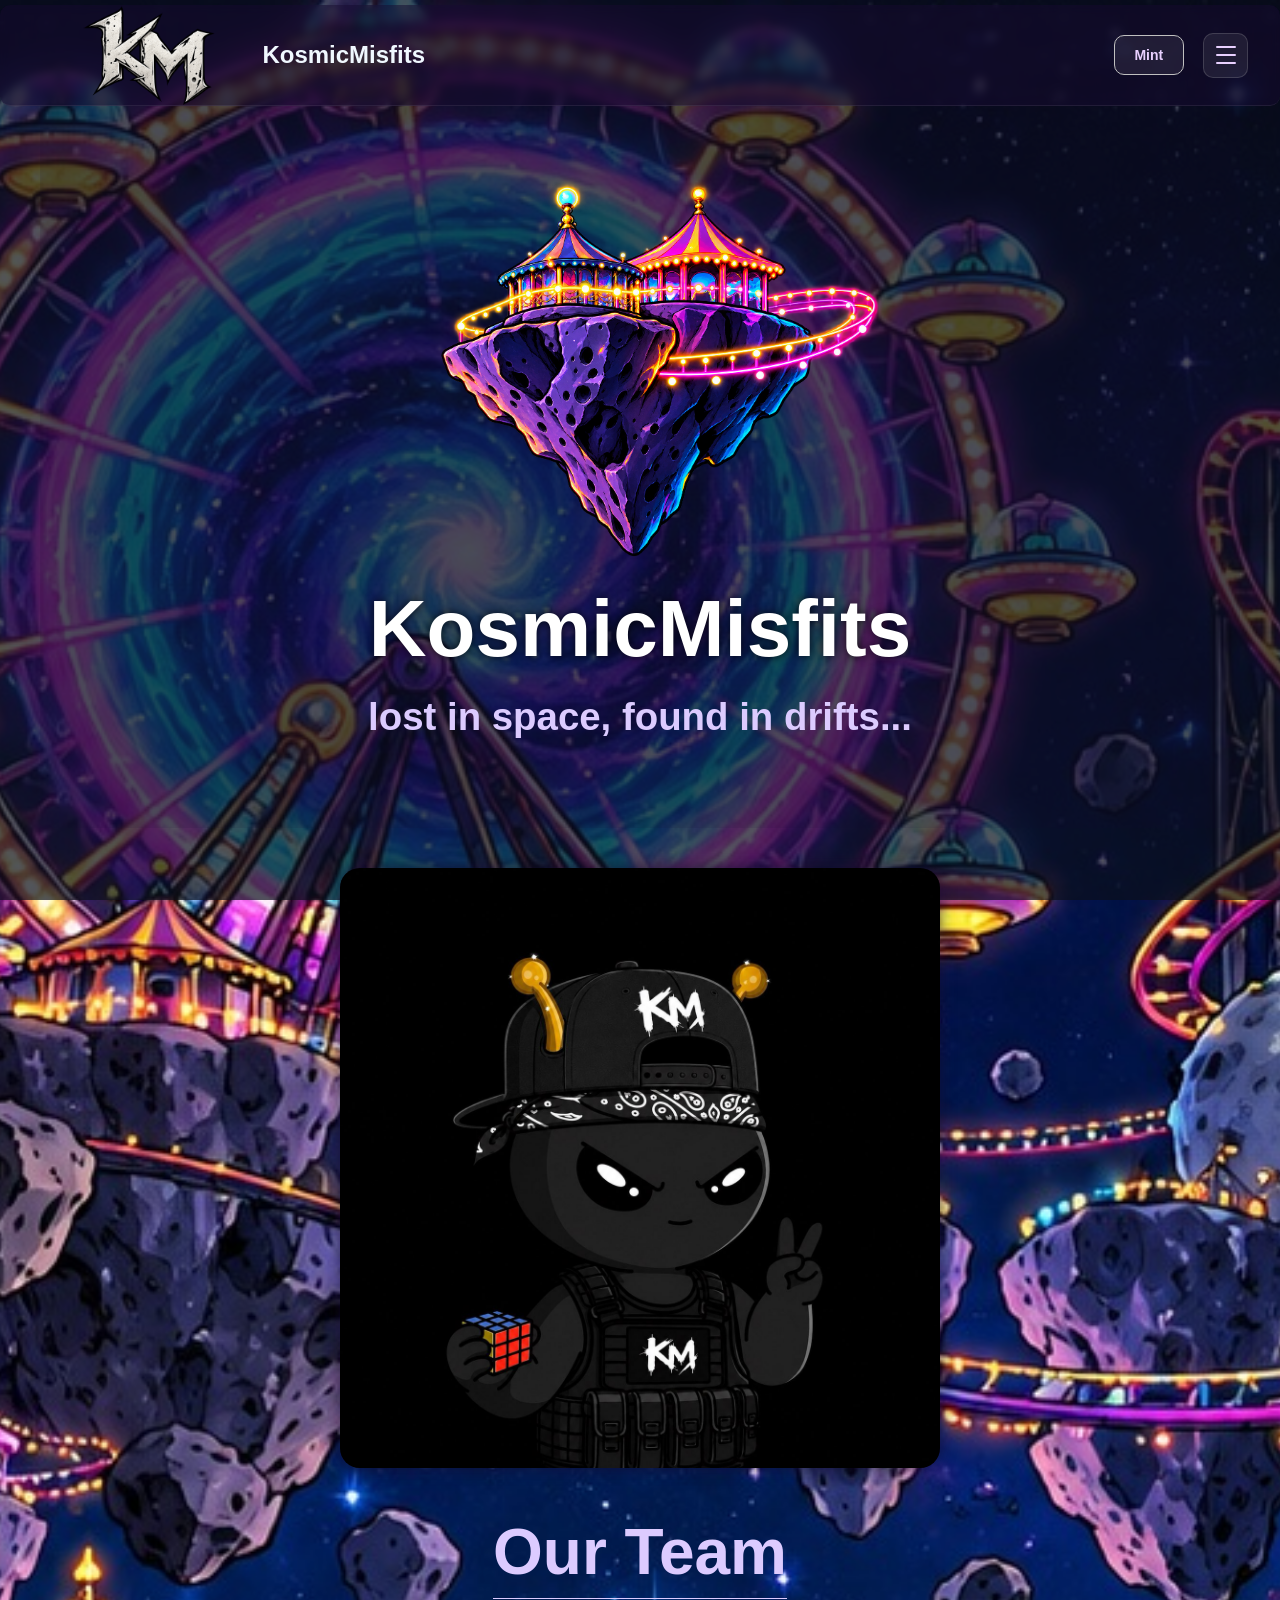
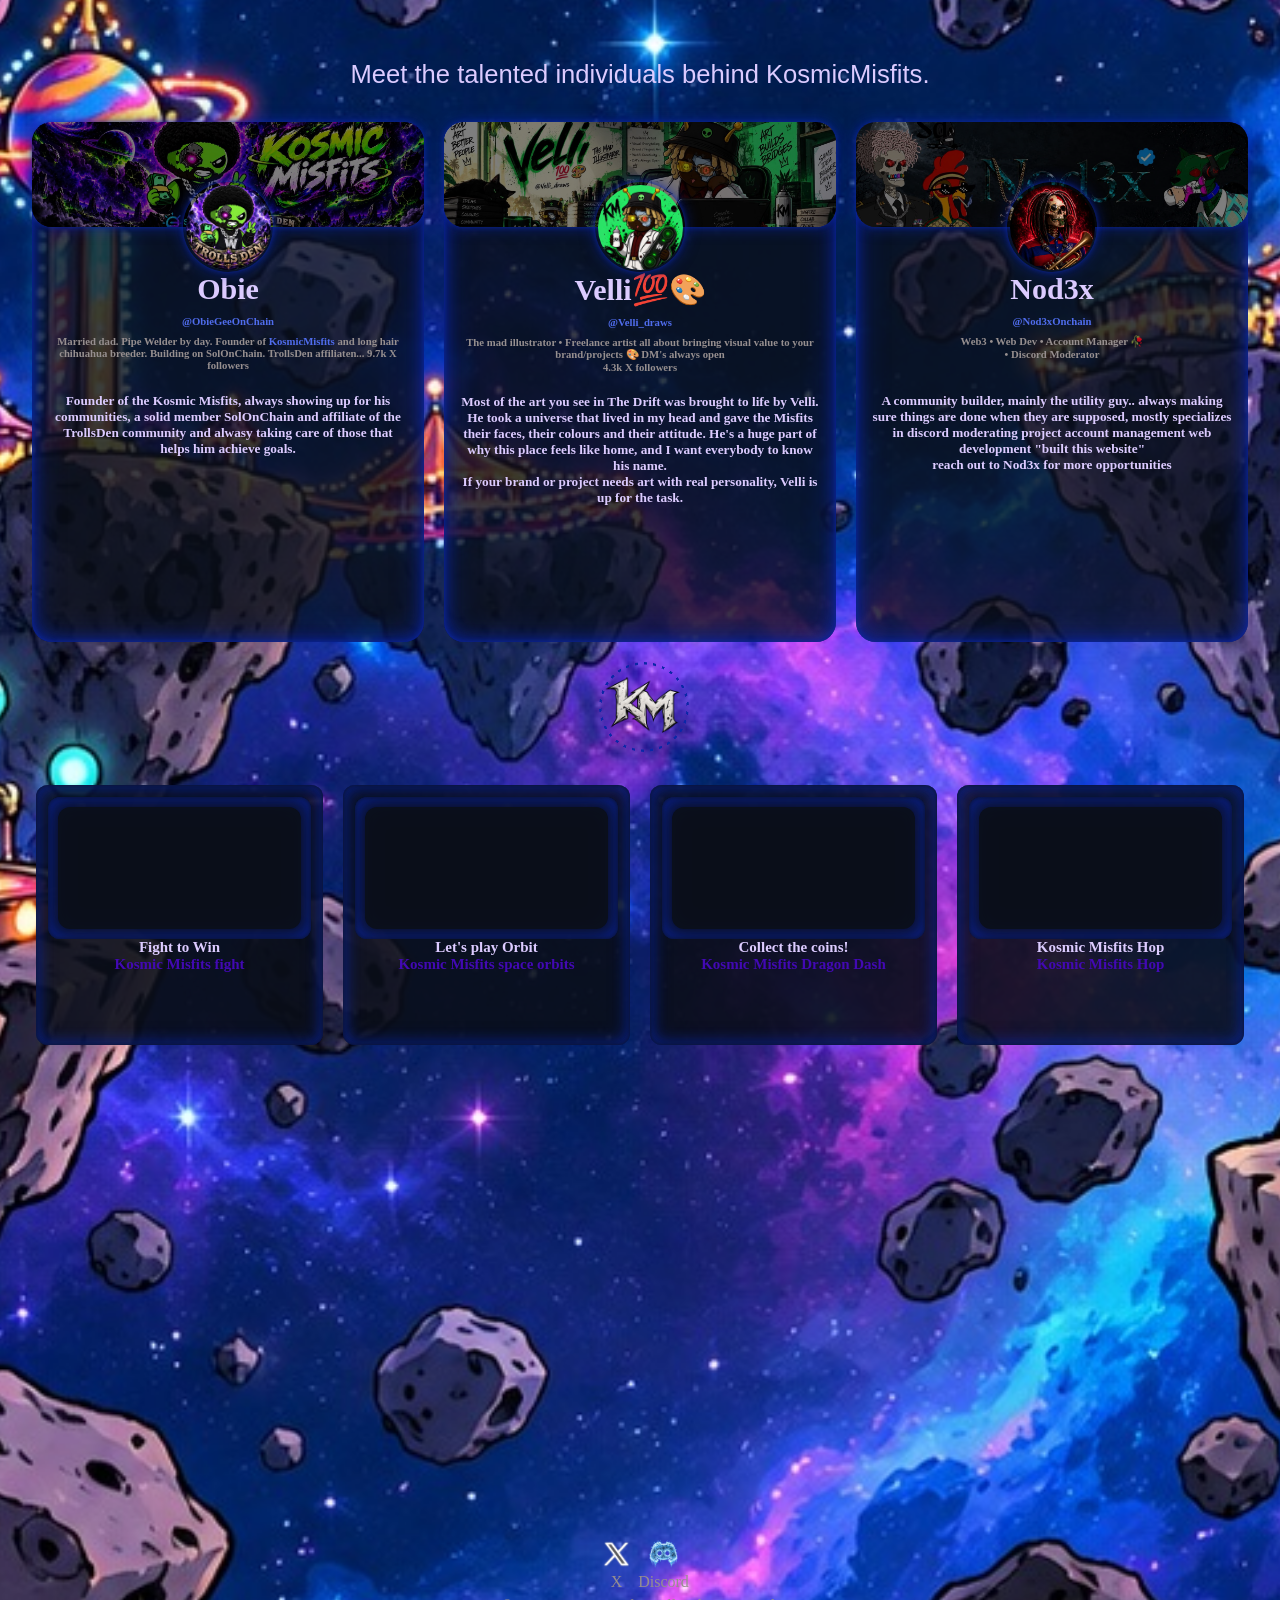
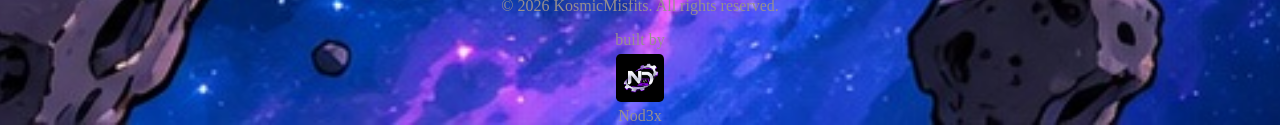
<file: index.html>
<!DOCTYPE html>
<html lang="en">
<head>
    <meta charset="UTF-8">
    <meta name="viewport" content="width=device-width, initial-scale=1.0">

    <title>KosmicMisfits | Lost in Space, Found in Drifts</title>

    <meta name="description" content="Enter the Kosmic Misfits universe. Explore the characters, discover the lore, meet the team and experience the ecosystem.">

    <meta name="author" content="Kosmic Misfits">
    <meta name="robots" content="index, follow">
    <meta name="theme-color" content="#0B0F1A">

    <link rel="canonical" href="https://kosmicmisfits.com/">

    <meta property="og:type" content="website">
    <meta property="og:site_name" content="Kosmic Misfits">
    <meta property="og:title" content="KosmicMisfits | Lost in Space, Found in Drifts">
    <meta property="og:description" content="Enter the Kosmic Misfits universe. Explore the characters, discover the lore, meet the team and experience the ecosystem.">
    <meta property="og:url" content="https://Kosmicmisfits.com/">
    <meta property="og:image" content="https://Kosmicmisfits.com/images/KosmicMisfitsDisplayBanner.jpg">
    <meta property="og:image:width" content="1200">
    <meta property="og:image:height" content="630">
    <meta property="og:image:alt" content="Kosmic Misfits official website banner">

    <meta name="twitter:card" content="summary_large_image">
    <meta name="twitter:title" content="KosmicMisfits | Lost in Space, Found in Drifts">
    <meta name="twitter:description" content="Enter the Kosmic Misfits universe. Explore the characters, discover the lore and experience the ecosystem.">
    <meta name="twitter:image" content="https://kosmicmisfits.com/images/KosmicMisfitsDisplayBanner.jpg">

    <link rel="stylesheet" href="style.css">
    <script src="script.js" defer></script>
</head>

<body id="body"><div id="preloader">
  <div class="loader-content">
    <h1 id="loadPercentage">0%</h1>
    <div class="loader-bar">
      <div id="loaderProgress"></div>
    </div>
    <p>INITIALIZING..</p>
  </div>
  
</div>
    <div class="background-layer" id="backgroundOne"></div>
    <div class="background-layer" id="backgroundTwo"></div>

<header class="siteheader">
    <section class="left-header">
        <a class="logo" href="index.html" aria-label="KosmicMisfits home">
            Kosmic Logo
        </a>
        <h1>KosmicMisfits</h1>
    </section>

    <section class="right-header">
        <section class="mintNav">
            <button class="mintButton" 

            id="mintButton"
            type="button"
            aria-label="mint-info"
            aria-controls="mintPanel"
            aria-expanded="false"
            aria-label="MInt link or Info"
            onclick="toggleMint()"
            type="button">
                <span class="mint-bar"></span>
                <h1 class="mint-bars">Mint</h1>
                <span class="mint-barh"></span>
            </button>
        </section>

        <section class="menu">
            <button
                class="Menu"
                id="bars"
                type="button"
                onclick="toggleMenu()"
                aria-label="Toggle navigation menu"
                aria-controls="menuPanel"
                aria-expanded="false">

                <span class="bar"></span>
                <span class="bar"></span>
                <span class="bar"></span>
            </button>
        </section>
    </section>
</header>
<section class="main_body"> 
    <div class="intro_animations">
    <div class="floating_building"> 
        <img src="images/floating_building.png" 
        alt="floating_building" 
        class="floating_image">
    </div></div>
    <div class="main_intro"><h1 class="CW">KosmicMisfits
</h1>
    <h2>lost in space, found in drifts...</h2></div>
</section>
<section class="NFT_display" id="NFT_display">
    <div class="NFT_display1" id="NFT_display1"></div>
    <div class="NFT_display2" id="NFT_display2"></div>
    <div class="NFT_display3" id="NFT_display3"></div>
    <div class="NFT_display4" id="NFT_display4"></div>
    <div class="NFT_display5" id="NFT_display5"></div>
    <div class="NFT_display6" id="NFT_display6"></div>
    <div class="NFT_display7" id="NFT_display7"></div>sed 
</section>
<section class="team">
     <h2>Our Team</h2></br>
        <p>Meet the talented individuals behind KosmicMisfits.</p>
<section class="Team">
    <section class="teamhighlight" id="project">
    
        <div class="overhead">
            <div class="teamhighlight-content-header" id="teamBanner">
        </div>
        <div class="ring" ><div class="pfp"></div></div>
        </div>
            <h1 id="teamName">
            Obie
        </h1>
        <a href="https://x.com/ObieGeeOnChain?s=11"><h6 id="teamUsername">@ObieGeeOnChain</a>
            <h6>Married dad. Pipe Welder by day. Founder of <a href="https://x.com/KosmicMisfits?s=11">KosmicMisfits</a> and long hair chihuahua breeder. Building on SolOnChain. TrollsDen affiliaten... 9.7k X followers</h6>
            <p>
                <h5>
                    Founder of the Kosmic Misfits, always showing up for his communities, a solid member SolOnChain and affiliate of the TrollsDen community and alwasy taking care of those that helps him achieve goals.
                </h5></p>
        <div id="users"></div>
</section>
<section class="teamhighlight" id="project">
    <div class="overhead">
            <div class="teamhighlight-content-header" id="teamBanner">
        </div>
        <div class="ring" ><div class="pfp"></div></div>
        </div>
        <h1 id="teamName">
            Velli💯🎨
            </h1>
            <a href="https://x.com/velli_draws?s=11"><h6 id="teamUsername">@Velli_draws</a>
            <h6>The mad illustrator • Freelance artist all about bringing visual value to your brand/projects 🎨 DM's always open </br> 4.3k X followers</h6>
            <p><h5>Most of the art you see in The Drift was brought to life by Velli.
                 He took a universe that lived in my head and gave the Misfits their faces,
                  their colours and their attitude. He's a huge part of why this place feels like home,
                   and I want everybody to know his name. </br>If your brand or project needs art with real personality,
                    Velli is up for the task.</h5></p>
            <div id="users"></div>
        
</section>
<section class="teamhighlight" id="project">
    <div class="overhead">
            <div class="teamhighlight-content-header" id="teamBanner">
        </div>
        <div class="ring" ><div class="pfp"></div></div>
        </div>
        <h1 id="teamName">
            Nod3x
        </h1>
        <a href="https://x.com/Nod3xOnChain?s=11"><h6 id="teamUsername">@Nod3xOnchain</a>
        <h6>Web3 • Web Dev • Account Manager 🥀 </br>• Discord Moderator</h6>
        <p>
            <h5>
                A community builder, mainly the utility guy.. always making sure things are done when they are supposed, mostly specializes in discord moderating project account management web development "built this website" <br>
                reach out to Nod3x for more opportunities 
            </h5>
        </p>
</section>
</section>
</section>

<section class="team">

    <div class="profile-container">

        <div class="rotatingRIng"></div>

        <div class="pfp"></div>

    </div>

    <section class="lower">
        <div class="topCharacters">
    <div class="game-profile-display">
        <video class="video-display" autoplay muted loop playsinline>
            <source src="/images/fight-game.mp4" type="video/mp4">
        </video>
    </div>

    <h5>
        Fight to Win<br>
        <a href="https://proud-thistle-xn2c.here.now" target="_blank" rel="noopener noreferrer">
            Kosmic Misfits fight
        </a>
    </h5>
</div>
        <div class="topCharacters">
            <div class="game-profile-display">
                <video class="video-display" autoplay muted loop playsinline>
            <source src="/images/orbit.mp4" type="video/mp4">
        </video>
            </div>
            <h5>
                Let's play Orbit<br>
        <a href="https://centered-fjord-t3k7.here.now/" target="_blank" rel="noopener noreferrer">
            Kosmic Misfits space orbits
        </a>
            </h5>
        </div>
        
        <div class="topCharacters">
            <div class="game-profile-display">
                <video class="video-display" autoplay muted loop playsinline>
                    <source src="/images/Dragon_dash.mp4" type="video/mp4">
                </video>
            </div>
            <h5>
                Collect the coins!<br>
        <a href="https://patient-finch-bza4.here.now/" target="_blank" rel="noopener noreferrer">
            Kosmic Misfits Dragon Dash
        </a>
    </h5></div>
        <div class="topCharacters">
            <div class="game-profile-display">
                <video class="video-display" autoplay muted loop playsinline>
                    <source src="/images/KosmicHop.mp4" type="video/mp4">
                </video>
            </div><h5>Kosmic Misfits Hop<br>
            <a href="https://zingy-koan-628z.here.now/" target="_blank" rel="noopener noreferrer">
                Kosmic Misfits Hop
            </a>
        </h5></div>
    </section>

</section>
<section
    class="loreInfo"
    id="loreInfo"
    aria-label="Project lore"
    aria-hidden="true">
    <!--div class="loreInfo_header"><button
            class="nav"
            id="loreButton"
            type="button"
            onclick="infoDisplay()"
            aria-controls="loreInfo"
            aria-expanded="false">
            
            <span class="plus" aria-hidden="true"></span>
            <span class="pluss"></span>
        </button></div-->
        <h2 class="menuItems">LORE</h2>
    <h1 class="write-up">Kosmic Misfits wasn’t created because I wanted to make another NFT project.

It started because I finally built something that reflected how I’ve felt my whole life.

Like I never quite fit the mold.

The one who thought differently.
The black sheep.
The outcast.
The one who didn’t quite belong anywhere.

Then one day I stopped trying to fit into someone else’s world…

…and started building my own.

That’s how The Drift was born.

A place where being different isn’t something to hide.
It’s your greatest strength.

I’m intentionally leaving room for The Drift to grow because I don’t want to dictate every piece of its story on day one.

The people who discover Kosmic Misfits early won’t just watch it grow.

They’ll help shape what it becomes.

Because the best worlds aren’t built by one person.

They’re built by the Misfits who finally found where they belong.

Lost in Space. Found in the Drift.</h1>
</section>
<section class="menupanel" id="menuPanel" aria-label="Main navigation">

    <!--<div class="button-shelve">

        <div class="menu-options">
            <button
                class="nav"
                id="loreButton"
                type="button"
                onclick="infoDisplay()"
                aria-controls="loreInfo"
                aria-expanded="false">

                <span class="plus" aria-hidden="true"></span>
            </button>

            
        </div>

        <div class="menu-options">
            <button class="nav" id="aboutButton" type="button">
                <span class="plus" aria-hidden="true"></span>
            </button>
        </div>

        <div class="menu-options">
            <button class="nav" id="contactButton" type="button">
                <span class="plus" aria-hidden="true"></span>
            </button>
        </div>

    </div>-->
    <div class="button-labels">
        <a href="#loreInfo" class="JJJ">
    <h2>LORE</h2>
</a>
                <section class="jjj">
                    <a class="X" 
                        href="https://x.com/KosmicMisfits"
                        target="_blank"
                        rel="noopener noreferrer">
                        X (formerly Twitter)
                    </a>
                    
                    <a class="Discord" 
                    href="https://discord.gg/RdksUdJYy" 
                    target="_blank" 
                    rel="noopener noreferrer">
                    Discord
                </a>
        </section>
         <button
                class="JJJ"
                id="loreButton"
                type="button"
                onclick="aboutsection()"
                aria-controls="loreInfo"
                aria-expanded="false">
                <h2>ABOUT</h2>
            </button>  
    </div>
    <!--<div class="toggle-off">
        <button
        class="Menu active menu-close"
        id="closeMenu"
        type="button"
        onclick="toggleMenu()"
        aria-label="Close navigation menu">

        <span class="bar"></span>
        <span class="bar"></span>
        <span class="bar"></span>
    </button>
    </div>-->
</section>
<section class="mintPanel" id="mintPanel">
    <h1>mint info<br> --------------<br>
        Mint is not currently live !!<br>
        
        Coming soon to<br>
        <a href="https://solonchain.io/" target="_blank" rel="noopener noreferrer" aria-label="SolOnChain">

    <svg width="60" height="60" viewBox="0 0 400 400" xmlns="http://www.w3.org/2000/svg">

        <defs>
            <linearGradient id="solGradient" x1="0%" y1="0%" x2="100%" y2="100%">
                <stop offset="0%" stop-color="#35C5E9"/>
                <stop offset="48%" stop-color="#477DEB"/>
                <stop offset="100%" stop-color="#873BE5"/>
            </linearGradient>
        </defs>

        <rect width="400" height="400" rx="25" fill="#FFDA32"/>

        <g fill="none"
           stroke="url(#solGradient)"
           stroke-width="15"
           stroke-linecap="round"
           stroke-linejoin="round">

            <!-- Sun rays -->
<path d="M196 45 V78"/>
<path d="M101 77 L117 102"/>
<path d="M45 155 L72 163"/>
<path d="M44 248 L73 240"/>
<path d="M101 333 L119 310"/>
<path d="M196 329 V363"/>
<path d="M290 333 L274 310"/>
<path d="M350 248 L322 239"/>

            <!-- Main bulb outline -->
            <path d="
                M228 105
                C193 89 153 100 126 127
                C101 152 91 183 99 218
                C106 252 126 278 157 293
                C183 306 215 306 240 295
                C272 281 291 254 294 219
            "/>

            <!-- Chain link -->
            <path d="
                M247 126
                L287 84
                C305 65 330 68 349 88
                C369 108 365 132 347 150
                L309 185
                C291 202 265 194 247 175
                C230 157 230 143 247 126
            "/>

            <!-- Inner chain connection -->
            <path d="M269 140 L292 180"/>

            <!-- First chord -->
<path d="
    M111 235
    Q200 239 289 235
    L279 251
    Q200 255 121 251
    Z
" fill="url(#solGradient)" stroke="none"/>

<!-- Second chord -->
<path d="
    M124 260
    Q200 264 276 260
    L265 276
    Q200 280 135 276
    Z
" fill="url(#solGradient)" stroke="none"/>

<!-- Third curved chord -->
<path d="
    M151 285
    Q200 302 249 285
    Q226 307 200 307
    Q174 307 151 285
    Z
" fill="url(#solGradient)" stroke="none"/>

        </g>

    </svg><br>
    SolOnChain

</a>
    </h1>
</section>
<section class="footer">
    <ul>
        <li>
    <a class="X_" href="https://x.com/KosmicMisfits" target="_blank" rel="noopener noreferrer" aria-label="X">
        <img src="images/X.png" alt="X">
        <span>X</span>
    </a>
</li>

<li>
    <a class="Discord_" href="https://discord.gg/RdksUdJYy" target="_blank" rel="noopener noreferrer" aria-label="Discord">
        <img src="images/Discord.png" alt="Discord">
        <span>Discord</span>
    </a>
</li>
    </ul>
    <p>© 2026 KosmicMisfits. All rights reserved.</p>
    built by <div class="pfp"></div><a href="https://x.com/Nod3xOnChain?s=11" target="_blank" rel="noopener noreferrer">Nod3x</a> 
</section>
</body>
</html>
</file>
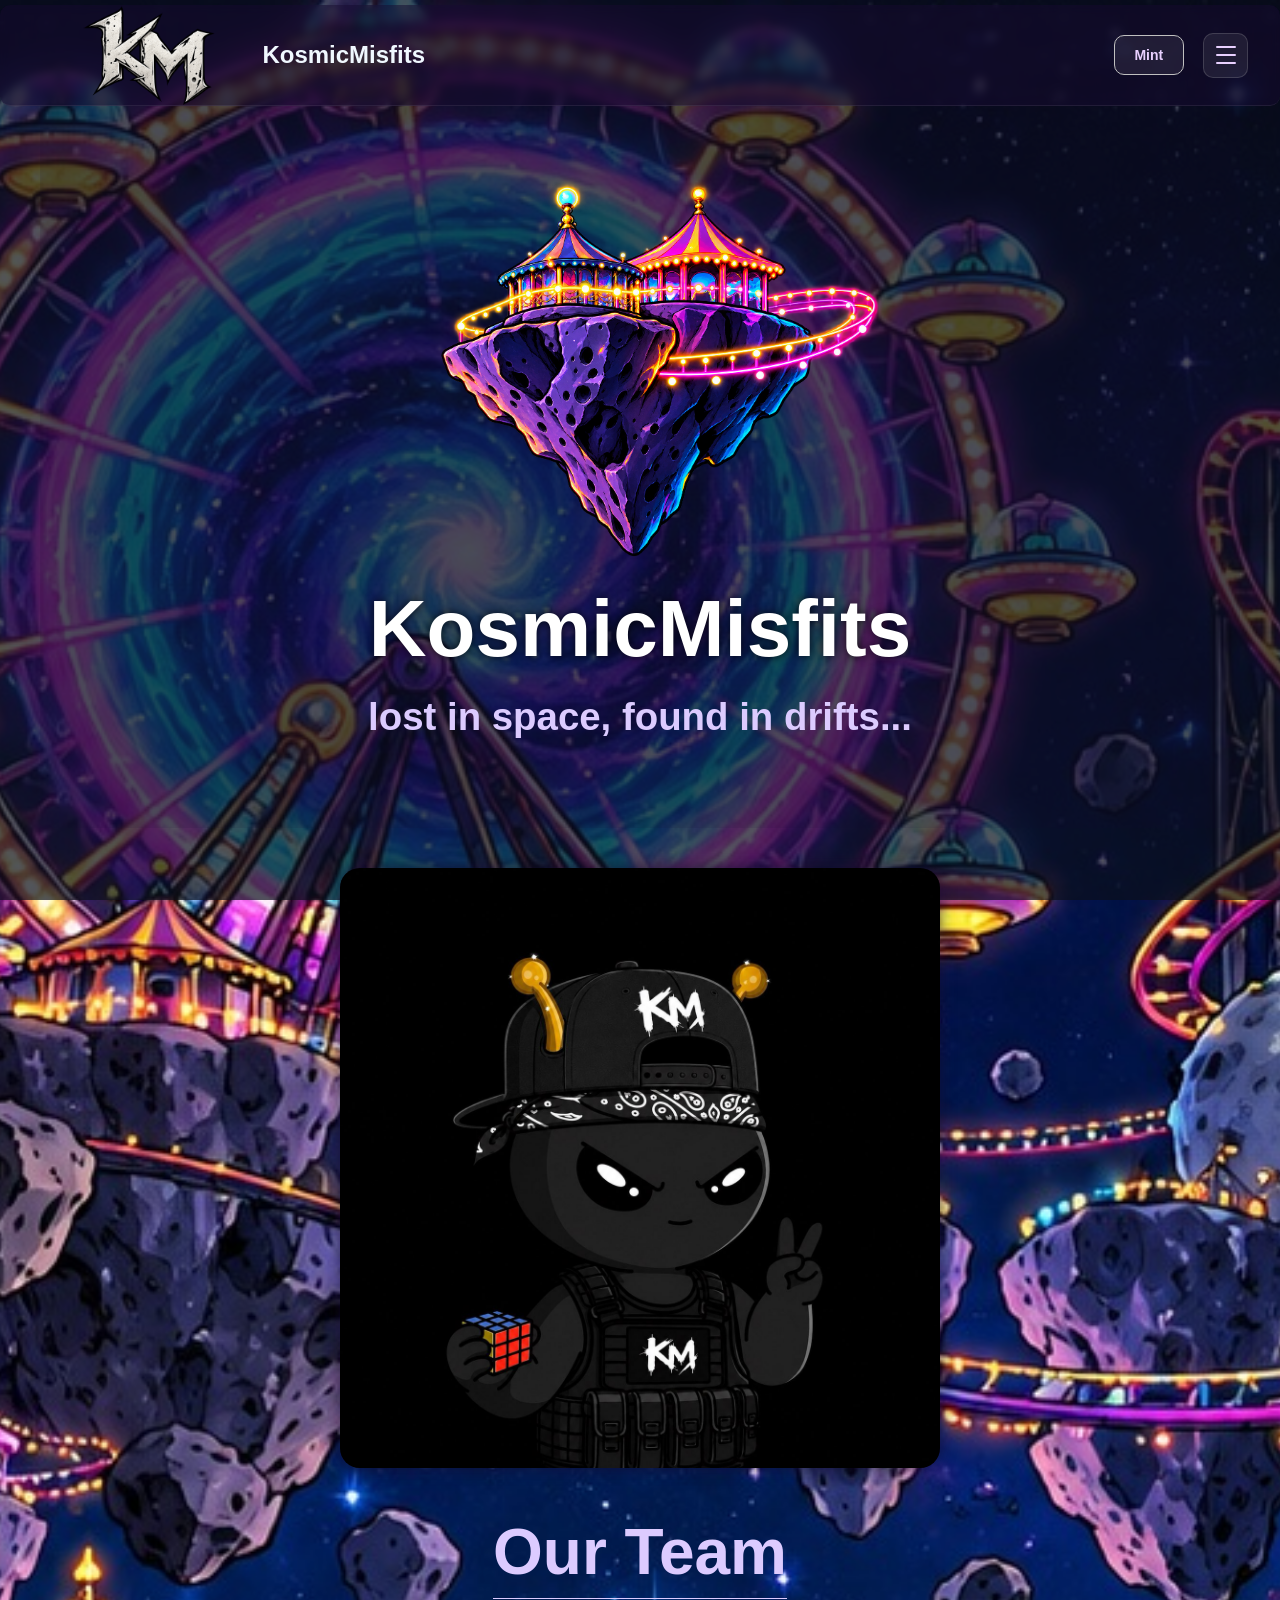
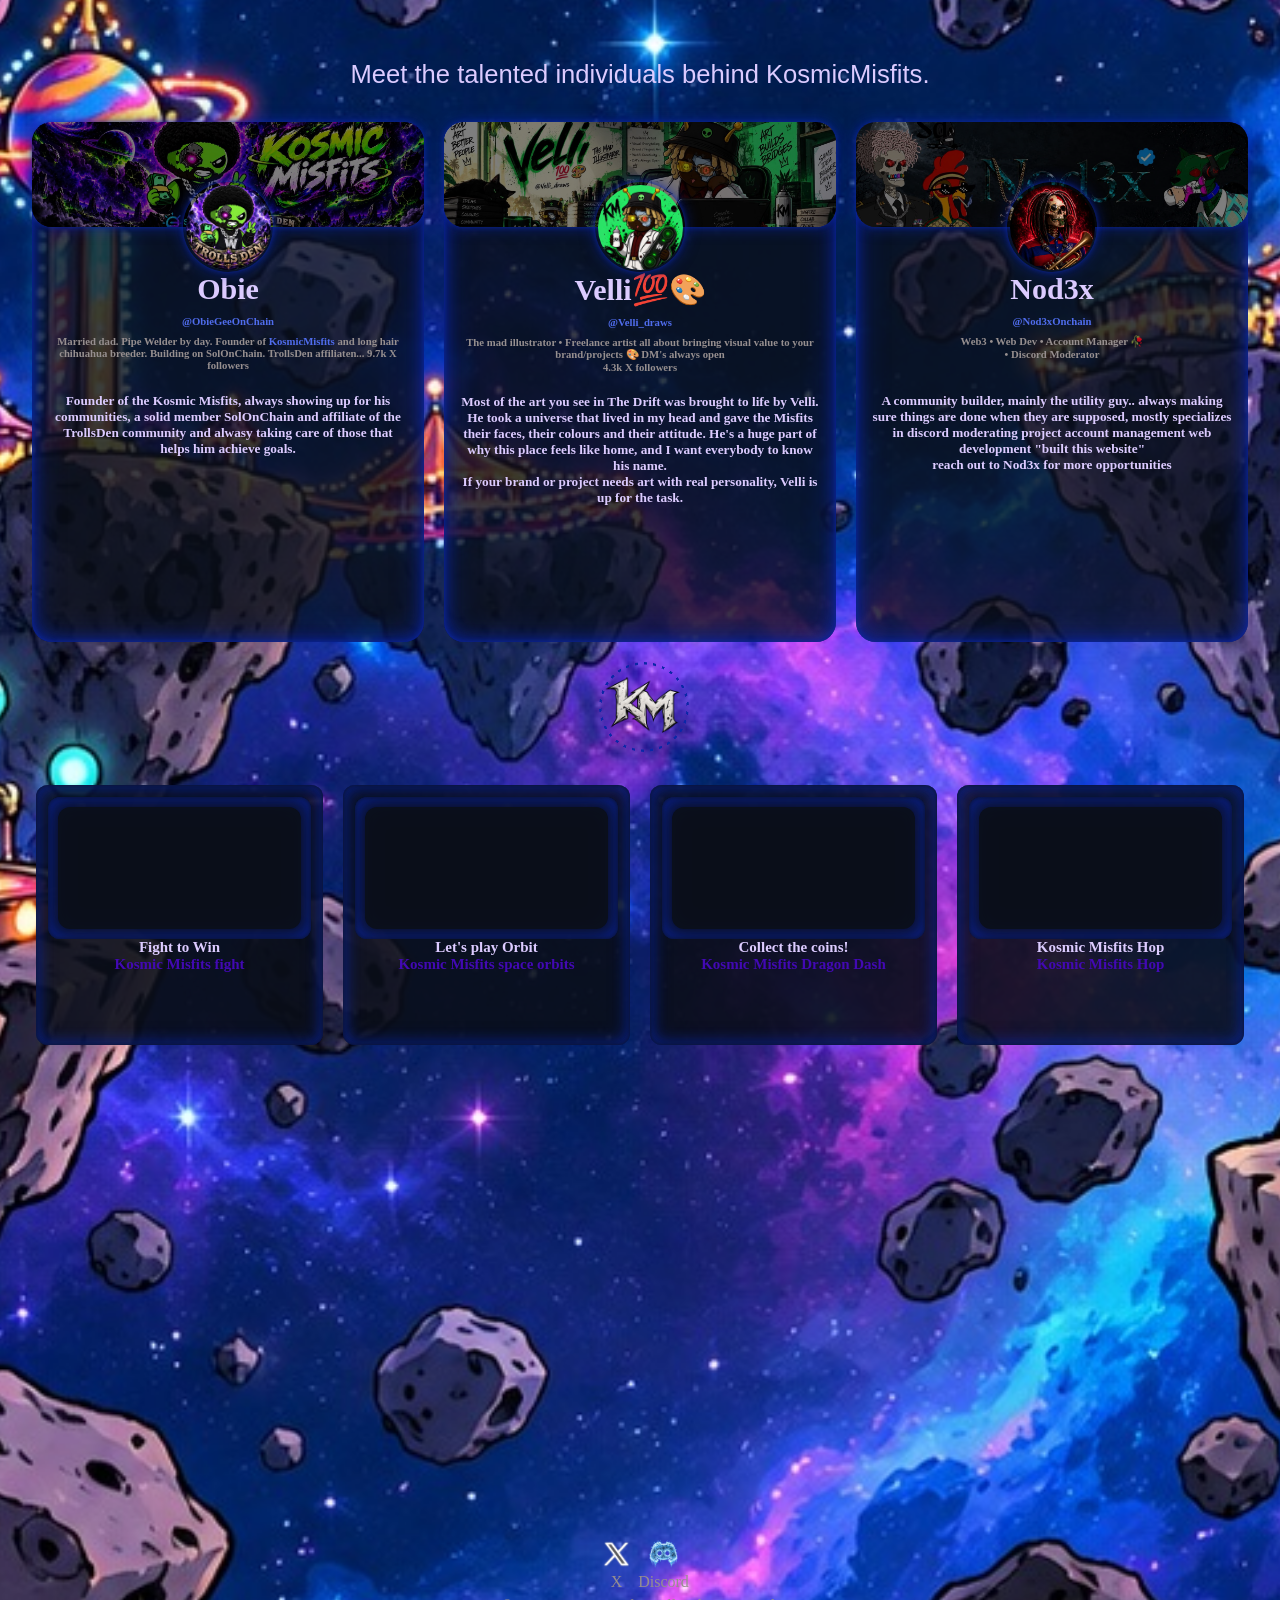
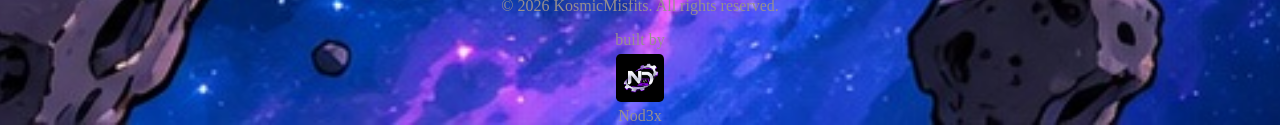
<file: Home.html>
<!DOCTYPE html>
<html lang="en">
<head>
    <meta charset="UTF-8">
    <meta name="viewport" content="width=device-width, initial-scale=1.0">

    <title>KosmicMisfits | Lost in Space, Found in Drifts</title>

    <meta name="description" content="Enter the Kosmic Misfits universe. Explore the characters, discover the lore, meet the team and experience the ecosystem.">

    <meta name="author" content="Kosmic Misfits">
    <meta name="robots" content="index, follow">
    <meta name="theme-color" content="#0B0F1A">

    <link rel="canonical" href="https://kosmicmisfits.com/">

    <meta property="og:type" content="website">
    <meta property="og:site_name" content="Kosmic Misfits">
    <meta property="og:title" content="KosmicMisfits | Lost in Space, Found in Drifts">
    <meta property="og:description" content="Enter the Kosmic Misfits universe. Explore the characters, discover the lore, meet the team and experience the ecosystem.">
    <meta property="og:url" content="https://Kosmicmisfits.com/">
    <meta property="og:image" content="https://Kosmicmisfits.com/images/KosmicMisfitsDisplayBanner.jpg">
    <meta property="og:image:width" content="1200">
    <meta property="og:image:height" content="630">
    <meta property="og:image:alt" content="Kosmic Misfits official website banner">

    <meta name="twitter:card" content="summary_large_image">
    <meta name="twitter:title" content="KosmicMisfits | Lost in Space, Found in Drifts">
    <meta name="twitter:description" content="Enter the Kosmic Misfits universe. Explore the characters, discover the lore and experience the ecosystem.">
    <meta name="twitter:image" content="https://kosmicmisfits.com/images/KosmicMisfitsDisplayBanner.jpg">

    <link rel="stylesheet" href="style.css">
    <script src="scripts.js" defer></script>
</head>

<body id="body"><div id="preloader">
  <div class="loader-content">
    <h1 id="loadPercentage">0%</h1>
    <div class="loader-bar">
      <div id="loaderProgress"></div>
    </div>
    <p>INITIALIZING..</p>
  </div>
  
</div>
    <div class="background-layer" id="backgroundOne"></div>
    <div class="background-layer" id="backgroundTwo"></div>

<header class="siteheader">
    <section class="left-header">
        <a class="logo" href="Home.html" aria-label="KosmicMisfits home">
            Kosmic Logo
        </a>
        <h1>KosmicMisfits</h1>
    </section>

    <section class="right-header">
        <section class="mintNav">
            <button class="mintButton" 

            id="mintButton"
            type="button"
            aria-label="mint-info"
            aria-controls="mintPanel"
            aria-expanded="false"
            aria-label="MInt link or Info"
            onclick="toggleMint()"
            type="button">
                <span class="mint-bar"></span>
                <h1 class="mint-bars">Mint</h1>
                <span class="mint-barh"></span>
            </button>
        </section>

        <section class="menu">
            <button
                class="Menu"
                id="bars"
                type="button"
                onclick="toggleMenu()"
                aria-label="Toggle navigation menu"
                aria-controls="menuPanel"
                aria-expanded="false">

                <span class="bar"></span>
                <span class="bar"></span>
                <span class="bar"></span>
            </button>
        </section>
    </section>
</header>
<section class="main_body"> 
    <div class="intro_animations">
    <div class="floating_building"> 
        <img src="images/floating_building.png" 
        alt="floating_building" 
        class="floating_image">
    </div></div>
    <div class="main_intro"><h1 class="CW">KosmicMisfits
</h1>
    <h2>lost in space, found in drifts...</h2></div>
</section>
<section class="NFT_display" id="NFT_display">
    <div class="NFT_display1" id="NFT_display1"></div>
    <div class="NFT_display2" id="NFT_display2"></div>
    <div class="NFT_display3" id="NFT_display3"></div>
    <div class="NFT_display4" id="NFT_display4"></div>
    <div class="NFT_display5" id="NFT_display5"></div>
    <div class="NFT_display6" id="NFT_display6"></div>
    <div class="NFT_display7" id="NFT_display7"></div>sed 
</section>
<section class="team">
     <h2>Our Team</h2></br>
        <p>Meet the talented individuals behind KosmicMisfits.</p>
<section class="Team">
    <section class="teamhighlight" id="project">
    
        <div class="overhead">
            <div class="teamhighlight-content-header" id="teamBanner">
        </div>
        <div class="ring" ><div class="pfp"></div></div>
        </div>
            <h1 id="teamName">
            Obie
        </h1>
        <a href="https://x.com/ObieGeeOnChain?s=11"><h6 id="teamUsername">@ObieGeeOnChain</a>
            <h6>Married dad. Pipe Welder by day. Founder of <a href="https://x.com/KosmicMisfits?s=11">KosmicMisfits</a> and long hair chihuahua breeder. Building on SolOnChain. TrollsDen affiliaten... 9.7k X followers</h6>
            <p>
                <h5>
                    Founder of the Kosmic Misfits, always showing up for his communities, a solid member SolOnChain and affiliate of the TrollsDen community and alwasy taking care of those that helps him achieve goals.
                </h5></p>
        <div id="users"></div>
</section>
<section class="teamhighlight" id="project">
    <div class="overhead">
            <div class="teamhighlight-content-header" id="teamBanner">
        </div>
        <div class="ring" ><div class="pfp"></div></div>
        </div>
        <h1 id="teamName">
            Velli💯🎨
            </h1>
            <a href="https://x.com/velli_draws?s=11"><h6 id="teamUsername">@Velli_draws</a>
            <h6>The mad illustrator • Freelance artist all about bringing visual value to your brand/projects 🎨 DM's always open </br> 4.3k X followers</h6>
            <p><h5>Most of the art you see in The Drift was brought to life by Velli.
                 He took a universe that lived in my head and gave the Misfits their faces,
                  their colours and their attitude. He's a huge part of why this place feels like home,
                   and I want everybody to know his name. </br>If your brand or project needs art with real personality,
                    Velli is up for the task.</h5></p>
            <div id="users"></div>
        
</section>
<section class="teamhighlight" id="project">
    <div class="overhead">
            <div class="teamhighlight-content-header" id="teamBanner">
        </div>
        <div class="ring" ><div class="pfp"></div></div>
        </div>
        <h1 id="teamName">
            Nod3x
        </h1>
        <a href="https://x.com/Nod3xOnChain?s=11"><h6 id="teamUsername">@Nod3xOnchain</a>
        <h6>Web3 • Web Dev • Account Manager 🥀 </br>• Discord Moderator</h6>
        <p>
            <h5>
                A community builder, mainly the utility guy.. always making sure things are done when they are supposed, mostly specializes in discord moderating project account management web development "built this website" <br>
                reach out to Nod3x for more opportunities 
            </h5>
        </p>
</section>
</section>
</section>

<section class="team">

    <div class="profile-container">

        <div class="rotatingRIng"></div>

        <div class="pfp"></div>

    </div>

    <section class="lower">
        <div class="topCharacters">
    <div class="game-profile-display">
        <video class="video-display" autoplay muted loop playsinline>
            <source src="/images/fight-game.mp4" type="video/mp4">
        </video>
    </div>

    <h5>
        Fight to Win<br>
        <a href="https://proud-thistle-xn2c.here.now" target="_blank" rel="noopener noreferrer">
            Kosmic Misfits fight
        </a>
    </h5>
</div>
        <div class="topCharacters">
            <div class="game-profile-display">
                <video class="video-display" autoplay muted loop playsinline>
            <source src="/images/orbit.mp4" type="video/mp4">
        </video>
            </div>
            <h5>
                Let's play Orbit<br>
        <a href="https://centered-fjord-t3k7.here.now/" target="_blank" rel="noopener noreferrer">
            Kosmic Misfits space orbits
        </a>
            </h5>
        </div>
        
        <div class="topCharacters">
            <div class="game-profile-display">
                <video class="video-display" autoplay muted loop playsinline>
                    <source src="/images/Dragon_dash.mp4" type="video/mp4">
                </video>
            </div>
            <h5>
                Collect the coins!<br>
        <a href="https://patient-finch-bza4.here.now/" target="_blank" rel="noopener noreferrer">
            Kosmic Misfits Dragon Dash
        </a>
    </h5></div>
        <div class="topCharacters">
            <div class="game-profile-display">
                <video class="video-display" autoplay muted loop playsinline>
                    <source src="/images/KosmicHop.mp4" type="video/mp4">
                </video>
            </div><h5>Kosmic Misfits Hop<br>
            <a href="https://zingy-koan-628z.here.now/" target="_blank" rel="noopener noreferrer">
                Kosmic Misfits Hop
            </a>
        </h5></div>
    </section>

</section>
<section
    class="loreInfo"
    id="loreInfo"
    aria-label="Project lore"
    aria-hidden="true">
    <!--div class="loreInfo_header"><button
            class="nav"
            id="loreButton"
            type="button"
            onclick="infoDisplay()"
            aria-controls="loreInfo"
            aria-expanded="false">
            
            <span class="plus" aria-hidden="true"></span>
            <span class="pluss"></span>
        </button></div-->
        <h2 class="menuItems">LORE</h2>
    <h1 class="write-up">Kosmic Misfits wasn’t created because I wanted to make another NFT project.

It started because I finally built something that reflected how I’ve felt my whole life.

Like I never quite fit the mold.

The one who thought differently.
The black sheep.
The outcast.
The one who didn’t quite belong anywhere.

Then one day I stopped trying to fit into someone else’s world…

…and started building my own.

That’s how The Drift was born.

A place where being different isn’t something to hide.
It’s your greatest strength.

I’m intentionally leaving room for The Drift to grow because I don’t want to dictate every piece of its story on day one.

The people who discover Kosmic Misfits early won’t just watch it grow.

They’ll help shape what it becomes.

Because the best worlds aren’t built by one person.

They’re built by the Misfits who finally found where they belong.

Lost in Space. Found in the Drift.</h1>
</section>
<section class="menupanel" id="menuPanel" aria-label="Main navigation">

    <!--<div class="button-shelve">

        <div class="menu-options">
            <button
                class="nav"
                id="loreButton"
                type="button"
                onclick="infoDisplay()"
                aria-controls="loreInfo"
                aria-expanded="false">

                <span class="plus" aria-hidden="true"></span>
            </button>

            
        </div>

        <div class="menu-options">
            <button class="nav" id="aboutButton" type="button">
                <span class="plus" aria-hidden="true"></span>
            </button>
        </div>

        <div class="menu-options">
            <button class="nav" id="contactButton" type="button">
                <span class="plus" aria-hidden="true"></span>
            </button>
        </div>

    </div>-->
    <div class="button-labels">
        <a href="#loreInfo" class="JJJ">
    <h2>LORE</h2>
</a>
                <section class="jjj">
                    <a class="X" 
                        href="https://x.com/KosmicMisfits"
                        target="_blank"
                        rel="noopener noreferrer">
                        X (formerly Twitter)
                    </a>
                    
                    <a class="Discord" 
                    href="https://discord.gg/RdksUdJYy" 
                    target="_blank" 
                    rel="noopener noreferrer">
                    Discord
                </a>
        </section>
         <button
                class="JJJ"
                id="loreButton"
                type="button"
                onclick="aboutsection()"
                aria-controls="loreInfo"
                aria-expanded="false">
                <h2>ABOUT</h2>
            </button>  
    </div>
    <!--<div class="toggle-off">
        <button
        class="Menu active menu-close"
        id="closeMenu"
        type="button"
        onclick="toggleMenu()"
        aria-label="Close navigation menu">

        <span class="bar"></span>
        <span class="bar"></span>
        <span class="bar"></span>
    </button>
    </div>-->
</section>
<section class="mintPanel" id="mintPanel">
    <h1>mint info<br> --------------<br>
        Mint is not currently live !!<br>
        
        Coming soon to<br>
        <a href="https://solonchain.io/" target="_blank" rel="noopener noreferrer" aria-label="SolOnChain">

    <svg width="60" height="60" viewBox="0 0 400 400" xmlns="http://www.w3.org/2000/svg">

        <defs>
            <linearGradient id="solGradient" x1="0%" y1="0%" x2="100%" y2="100%">
                <stop offset="0%" stop-color="#35C5E9"/>
                <stop offset="48%" stop-color="#477DEB"/>
                <stop offset="100%" stop-color="#873BE5"/>
            </linearGradient>
        </defs>

        <rect width="400" height="400" rx="25" fill="#FFDA32"/>

        <g fill="none"
           stroke="url(#solGradient)"
           stroke-width="15"
           stroke-linecap="round"
           stroke-linejoin="round">

            <!-- Sun rays -->
<path d="M196 45 V78"/>
<path d="M101 77 L117 102"/>
<path d="M45 155 L72 163"/>
<path d="M44 248 L73 240"/>
<path d="M101 333 L119 310"/>
<path d="M196 329 V363"/>
<path d="M290 333 L274 310"/>
<path d="M350 248 L322 239"/>

            <!-- Main bulb outline -->
            <path d="
                M228 105
                C193 89 153 100 126 127
                C101 152 91 183 99 218
                C106 252 126 278 157 293
                C183 306 215 306 240 295
                C272 281 291 254 294 219
            "/>

            <!-- Chain link -->
            <path d="
                M247 126
                L287 84
                C305 65 330 68 349 88
                C369 108 365 132 347 150
                L309 185
                C291 202 265 194 247 175
                C230 157 230 143 247 126
            "/>

            <!-- Inner chain connection -->
            <path d="M269 140 L292 180"/>

            <!-- First chord -->
<path d="
    M111 235
    Q200 239 289 235
    L279 251
    Q200 255 121 251
    Z
" fill="url(#solGradient)" stroke="none"/>

<!-- Second chord -->
<path d="
    M124 260
    Q200 264 276 260
    L265 276
    Q200 280 135 276
    Z
" fill="url(#solGradient)" stroke="none"/>

<!-- Third curved chord -->
<path d="
    M151 285
    Q200 302 249 285
    Q226 307 200 307
    Q174 307 151 285
    Z
" fill="url(#solGradient)" stroke="none"/>

        </g>

    </svg><br>
    SolOnChain

</a>
    </h1>
</section>
<section class="footer">
    <ul>
        <li>
    <a class="X_" href="https://x.com/KosmicMisfits" target="_blank" rel="noopener noreferrer" aria-label="X">
        <img src="images/X.png" alt="X">
        <span>X</span>
    </a>
</li>

<li>
    <a class="Discord_" href="https://discord.gg/RdksUdJYy" target="_blank" rel="noopener noreferrer" aria-label="Discord">
        <img src="images/Discord.png" alt="Discord">
        <span>Discord</span>
    </a>
</li>
    </ul>
    <p>© 2026 KosmicMisfits. All rights reserved.</p>
    built by <div class="pfp"></div><a href="https://x.com/Nod3xOnChain?s=11" target="_blank" rel="noopener noreferrer">Nod3x</a> 
</section>
</body>
</html>
</file>
<file: style.css>
* {
  box-sizing: border-box;
}

body {
  position: relative;
  margin: 0;
  padding: 0;
  justify-content: center;
  min-height: 100vw;
  min-height: 60vh;
  background: rgb(11,32,87);
  overflow-y:auto;
  overflow-x: hidden;
  background-image: url(images/background.png);
  background-repeat: no-repeat;
  background-position:center;
  background-size: cover;
}
body::before {
  content: "";
  position: fixed;
  inset: 0;
  background-color: rgba(11, 15, 26, 0.7);
  pointer-events: none;
  z-index: -1;
}
#preloader{
  position: fixed;
  height: 100%;
  width: 100vw;
  background-color: rgb(6, 20, 55);
  z-index: 99999;
  display: flex;
  justify-content: center;
  align-items: center;
  transition: opacity 0.6s ease, visibility 0.6s ease;
}
.background-layer {
  position: fixed;
  inset: 0;
  z-index: -1;

  background-size: cover;
  background-position: center;
  background-repeat: no-repeat;

  opacity: 1;
  transition: opacity 1s ease-in-out;
  pointer-events: none;
}
.loader-content {
  width: min(300px, 80%);
  text-align: center;
  color: #DCCBFF;
  border-radius: 20px;
  border-color: #e8d0ff;
  animation: bloat 5s ease-in-out infinite;
}
.slide {
  position: absolute;
  top: -50%;
  left: -50%;
  height: 200%;
  width: 40%;
  background: linear-gradient(
    90deg,
    transparent,
    rgba(255, 255, 255, 0.12),
    transparent
  );
  transform: rotate(15deg);
  animation: slide 4s ease-in-out infinite;
  pointer-events: none;
}
@keyframes slide {
  0% {
    left: -70%;
  }

  100% {
    left: 150%;
  }
}
#loadPercentage {
  font-size: 40px;
  margin-bottom: 15px;
}
#loaderProgress {
  width: 0%;
  height: 100%;
  background: linear-gradient(
    90deg,
    #5427A8,
    #00D9FF
  );
  border-radius: 10px;
  transition: width 0.2s ease;
}
.loader-bar{
  justify-self: center;
  height: 30px;
  width: 40%;
  background-color: #4209b3;
  border-radius: 10px;
}
.loader-content p {
  font-size: 11px;
  letter-spacing: 3px;
  margin-top: 15px;
}

#preloader.hide {
  opacity: 0;
  visibility: hidden;
  pointer-events: none;
}

body.loading {
  overflow: hidden;
}
body.loading .siteheader {
  visibility: hidden;
}
@keyframes bloat {
  0%, 100%{
    transform:  scale(1)
  }
  50%{
    transform:  scale(1.08)
  }
}

.siteheader {
  display: flex;
  justify-content: center;
  align-items: center;
  position: fixed;
  top: 5px;
  left: 0;
  width: 100%;
  z-index: 1000;
  min-height: 100px;
  border-radius: 10px;
  margin: 0;
  padding: 0;
  background-color: rgba(23, 11, 48, 0.5);
  border-bottom: 1px solid rgba(192, 192, 192, 0.1);
  backdrop-filter: blur(5px);
  -webkit-backdrop-filter: blur(5px);
}

.left-header {
  display: flex;
  justify-content: start;
  align-items: center;
  width: 50%;
  margin: 0;
  padding: 0;
  color: aliceblue;
  font-family: "Orbitron", sans-serif;
}

.left-header h1 {
  margin: 0;
  font-size: 24px;
}

.right-header {
  display: flex;
  justify-content: flex-end;
  align-items: center;
  width: 50%;
  min-height: 100px;
  margin: 0;
  padding: 0;
}

.logo {
  display: block;
  flex-shrink: 0;
  width: 250px;
  height: 100px;
  margin: 0;
  padding: 0;
  background-image: url("images/KosmicMisfits.png");
  background-position: center;
  background-size: contain;
  background-repeat: no-repeat;
  text-indent: -9999px;
}



.mintNav {
  margin: 25px;
  display: flex;
  justify-content: center;
  align-items: center;
}
.mintButton {
  display: flex;
  flex-direction: column;
  justify-content: center;
  align-items: center;
  width: 70px;
  gap: 2px;
  height: 40px;
  margin-left: 50px;
  padding: 0;

  border: 1px solid silver;
  border-radius: 10px;
  background-color: rgba(192, 192, 192, 0.1);
  color: transparent;
  cursor: pointer;
  transition: background-color 0.3s ease;
}
.mint-bars {
  text-align: center;
  margin: 0;
  opacity: 1;
  font-size: 14px;
  color: #e8d0ff;
  transition:
    transform 0.3s ease,
    opacity 0.3s ease;
}
.mint-bar, .mint-barh {
  display: block;
  flex-shrink: 0;
  opacity: 0;
  height: 3px;
  width: 30%;
  gap: 5px;
  background-color: #e8d0ff;
  border-radius: 3px;
  transform-origin: center;
  transition:
    transform 0.3s ease,
    opacity 0.3s ease;
}
#mintButton.active .mint-bars {
  opacity: 0;
}
#mintButton.active .mint-bar {
  opacity: 1;
  transform: translateY(11.7px) rotate(45deg) ;
}
#mintButton.active .mint-barh {
  opacity: 1;
  transform: translateY(-11.7px) rotate(-45deg);
}
.mintButton:hover {
  background-color: rgba(192, 192, 192, 0.2);
}

.mintButton span {
  font-family: inherit;
}
.mintPanel {
  display: flex;
  flex-direction: column;
  justify-content: center;
  align-items: center;
  gap: 25px;
  position: fixed;
  top: 115px;
  right: 3%;
  width: 300px;
  max-height: 75vh;
  padding: 20px;
  background-attachment: local;
  background-color: rgba(23, 11, 48, 0.8);
  border-radius: 10px;
  border: 1px solid aliceblue;
  color: aliceblue;
  text-align: center;
  backdrop-filter: blur(5px);
  -webkit-backdrop-filter: blur(3px);
  opacity: 0;
  visibility: hidden;
  pointer-events: none;
  transform: translateX(100%) translateY(20%);
  font-size: small;
  transition:
    transform 0.3s ease,
    opacity 0.3s ease,
    visibility 0.3s linear 0.3s;
}
.mintPanel a {
  color: yellow;
  text-decoration: none;

}
#mintPanel.active {
  opacity: 1;
  visibility: visible;
  pointer-events: auto;
  transform: translateX(0);
  transform: translateY(40px);
  transition:
    transform 0.3s ease,
    opacity 0.3s ease,
    visibility 0.5s;
}


.menu {
  display: flex;
  justify-content: center;
  align-items: center;
}

.Menu {
  display: flex;
  flex-direction: column;
  justify-content: center;
  align-items: center;
  gap: 6px;
  width: 45px;
  height: 45px;
  margin-right: 35px;
  padding: 5px;
  border: 1px solid rgba(192, 192, 192, 0.2);
  border-radius: 10px;
  background-color: rgba(192, 192, 192, 0.1);
  cursor: pointer;
}

.bar {
  display: block;
  flex-shrink: 0;
  width: 20px;
  height: 2px;
  border-radius: 3px;
  background-color: #e8d0ff;
  transform-origin: center;
  transition:
    transform 0.3s ease,
    opacity 0.3s ease;
}

#bars.active .bar:nth-child(1) {
  transform: translateY(8px) rotate(45deg);
}

#bars.active .bar:nth-child(2) {
  opacity: 0;
}

#bars.active .bar:nth-child(3) {
  transform: translateY(-8px) rotate(-45deg);
}



.menupanel {
  display: flex;
  flex-direction: row;
  justify-content: center;
  align-items: center;
  gap: 15px;

  position: fixed;
  top: 100px;
  right: 3%;

  width: 300px;
  max-height: 75vh;
  overflow-y: auto;
  padding: 20px;

  background-color: rgba(23, 11, 48, 0.8);
  border-radius: 10px;
  border: 1px solid aliceblue;
  color: aliceblue;

  backdrop-filter: blur(5px);
  -webkit-backdrop-filter: blur(5px);

  opacity: 0;
  visibility: hidden;
  pointer-events: none;
  transform: translateX(calc(100% + 20px)) translateY(50%);

  transition:
    transform 0.3s ease,
    opacity 0.3s ease,
    visibility 0.3s linear 0.9s;
}

#menuPanel.active {
  opacity: 1;
  visibility: visible;
  pointer-events: auto;
  transform: translateX(0);
  transform: translateY(40px);
  transition:
    transform 0.3s ease,
    opacity 0.3s ease,
    visibility 0.3s;
}

.menupanel > h1 {
  margin: 0;
  font-size: 20px;
  line-height: 1.5;
  text-align: center;
}

.button-shelve {
  display: flex;
  flex-direction: column;
  align-items: center;
  gap: 15px;
  width: 20%;
  height: 200px;
  padding: 5px;
  border: 1px solid rgba(192, 192, 192, 0.2);
  border-radius: 10px;
  background-color: rgba(192, 192, 192, 0.1);
  cursor: pointer;
}
.button-labels {
  display: flex;
  flex-direction: column;
  justify-content: center;
  align-items: center;
  gap: 15px;
  padding: 5px;
  border: 1px solid rgba(192, 192, 192, 0.2);
  border-radius: 10px;
  background-color: rgba(192, 192, 192, 0);
  cursor: pointer;
  height: 100%;
  width: 100%;
}
.toggle-off {
  display: flex;
  flex-direction: column;
  background-color: transparent;
  height: 200px;
  width: 70px;
}


.menu-options {
  display: flex;
  flex-direction: column;

  margin-right: 0;
  justify-content: center;
  align-items: center;
  padding: 0;
  gap: 10px;
  width: 50px;
}



.nav {
  display: flex;
  flex-direction: row;
  justify-content: center;
  align-items: center;
  gap: 15px;

  width: 50px;
  height: 50px;
  margin: 0;
  padding: 0;

  background-color: rgba(192, 192, 192, 0.1);
  border: 1px solid rgba(192, 192, 192, 0.2);
  border-radius: 10px;

  color: #e8d0ff;
  font-family: inherit;
  text-align: left;
  cursor: pointer;

  transition:
    background-color 0.3s ease,
    border-color 0.3s ease;
}

.nav:hover,
.nav.active {
  background-color: rgba(192, 192, 192, 0.2);
  border-color: rgba(232, 208, 255, 0.5);
  height: 55px;
  width: 55px;
}
.JJJ,
.jjj {
  display: flex;
  flex-direction: row;
  justify-content: center;
  align-items: center;
  gap: 15px;
  border: solid;
  max-height: 50px;
  width: 100%;
  min-height: 50px;
  margin: 0;
  padding: 0;
  padding: 10px 15px;
  border: 1px solid rgba(192, 192, 192, 0.2);
  background-color: rgba(192, 192, 192, 0);
  border-radius: 10px;
  text-decoration: none;
  color: #e8d0ff;
  font-family: inherit;
  text-align: left;
  cursor: pointer;

  transition:
    background-color 0.3s ease,
    border-color 0.3s ease;
}

.JJJ:hover,
.JJJ.active,.jjj:hover {
  background-color: rgba(192, 192, 192, 0.2);
  border-color: rgba(232, 208, 255, 0.5);
  max-width: 110%;
  max-height: 60px;
}
.jjj {
  justify-content: space-between;
  gap: 5px;
}
.X,
.Discord {
  display: flex;
  justify-content: center;
  align-items: center;
  text-align: center;
  height: 45px;
  width: 45%;
  padding: 0;
  margin: 0;
  text-indent: -999px;
  background-size: contain;
  background-repeat: no-repeat;
  background-position: center;
}
.X {
  background-image: url(images/X.png);
}
.Discord {
  background-image: url(images/Discord.png);
}
.X:hover,
.Discord:hover {
  border-color: rgba(232, 208, 255, 0.5);
  width: 50%;
  height: 50px;
}
.menuItems {
  display: flex;
  flex-direction: row;
  justify-content: center;
  align-items: center;
  gap: 15px;
  height: 50px;
  width: 100%;
  margin: 0;
  background-color: rgba(192, 192, 192, 0);
  border: 1px solid rgba(192, 192, 192, 0.2);
  border-radius: 10px;

  color: #e8d0ff;
  font-family: "Orbitron", sans-serif;
  font-size: 16px;
  text-align: center;
}



.plus {
  position: relative;
  display: inline-block;
  flex-shrink: 0;
  width: 20px;
  height: 2px;
  background-color: red;
  transform: translateX(17px) translateY(0px) rotate(-45deg)  ;
  padding: 0;
  margin: 0;
}
.pluss {
  position: relative;
  display: inline-block;
  flex-shrink: 0;
  width: 20px;
  padding: 0;
  margin: 0;
  height: 2px;
  background-color: red;
  transform: translateX(-17px) translateY(0px) rotate(45deg)  ;
}



.loreInfo {
  display: flex;
  flex-direction: column;
  align-items: center;
  text-align: center;
  
  width: 80%;
  height: auto;
  align-self: center;
  justify-self: center;
  
  margin: auto;
  color: azure;
  border-radius: 12px;
  border: none;
  background-color: rgba(11, 15, 26, 0.5);

  backdrop-filter: blur(7px);
  -webkit-backdrop-filter: blur(5px);
  opacity: 1;
  visibility:visible;
  pointer-events: none;
  z-index: -2px;
  overflow-y: hidden; 
   box-shadow:
        inset 0 0 5px rgba(11, 15, 26, 0.9),
        inset 0 0 15px rgba(11, 39, 168, 1),
        inset 0 0 30px rgba(11, 39, 168, 1),
        0 0 5px rgba(11, 15, 26, 0.9),
        0 0 30px rgba(11, 39, 168, 0.7);
        transform: translateY(50px);
  transition:
    transform 1s ease,
    opacity 1s ease,
    visibility 1s linear 0.3s;
}
.loreInfo .menuItems{
  border-top: 0;
  border-left: 0;
  border-right: 0;
  
  border-radius: 0;
  font-size: 30px;
  width: auto;  
}
.loreInfo_header {
  display: flex; 
  flex-direction: row-reverse;
  justify-content: center;
  align-items: center;
  background-color: transparent;
  width: auto;
  top: 0;
}


.loreInfo h1 {
  margin-top: 0;
  font-size: 22px;
  line-height: auto;
  padding: 20px;
}
.write-up {
  font-size: 10px;
  color: #e8d0ff;
}
.NFT_display {
  display: block;
  position: relative;
  isolation: isolate;

  width: min(600px, 90vw);
  height: 60vh;
  margin: 40px auto;

  background-color: rgba(23, 11, 48, 0.7);
  border-radius: 20px;
  box-shadow: 0 0 15px rgba(23, 11, 48, 0.7);
  overflow: hidden;
}

.NFT_display > div {
  position: absolute;
  inset: 0;

  background-size: cover;
  background-position: center;
  background-repeat: no-repeat;
  z-index: 0;
  opacity: 0;
  transition: opacity 1s ease-in-out;
}

.NFT_display > div.active {
  opacity: 1;
  z-index: 1;
}




.menu-close {
  align-self: flex-end;
  margin: 0;
}
#closeMenu.active .bar:nth-child(1) {
  transform: translateY(9px) rotate(45deg);
}

#closeMenu.active .bar:nth-child(2) {
  opacity: 0;
}

#closeMenu.active .bar:nth-child(3) {
  transform: translateY(-9px) rotate(-45deg);
}
#NFT_display1 {
  background-image: url("images/KosmicMisfits1.png");
}

#NFT_display2 {
  background-image: url("images/KosmicMisfits2.png");
}

#NFT_display3 {
  background-image: url("images/KosmicMisfits3.png");
}

#NFT_display4 {
  background-image: url("images/KosmicMisfits4.png");
}

#NFT_display5 {
  background-image: url("images/KosmicMisfits5.png");
}

#NFT_display6 {
  background-image: url("images/KosmicMisfits6.png");
}

#NFT_display7 {
  background-image: url("images/KosmicMisfits7.png");
}
.background-layer.active {
  opacity: 1;
}
.main_body {
  display: flex;
  flex-direction: column;
  justify-content: center;
  width: 90vw;
  text-align: center;
  height: 55vh;
  padding: 20px;
  background-color: rgba(23, 11, 48, 0.1);
  box-sizing: border-box;
  color: #ffffff;
  position: relative;
  top: 80px;
}
.main_intro,
.intro_animations {
  margin-top: 30px;
  text-align: center;
  justify-content: center;
  position: absolute;
  width: 100%;
  height: 100%;
  box-sizing: border-box;
  padding: 20px;
}

.floating_image {
  margin-top: 20vh;
  height: auto;
  width: 50%;
  animation: float 60s ease-in-out infinite;
}
@keyframes float {
  0% {
    transform: translate(0, 0);
  }

  25% {
    transform: translate(30px, -25px);
  }

  50% {
    transform: translate(0, -40px);
  }

  75% {
    transform: translate(-30px, -20px);
  }

  100% {
    transform: translate(0, 0);
  }
}
.floating_building {
  text-align: center;
  justify-content: baseline;
  height: 100%;
  padding: 0;
  margin: 0;
  width: auto;
}
.CW {
  margin: 0;
  padding: 0;
  font-family: "Poppins", sans-serif;
  font-size: clamp(2.5rem, 12vw, 5rem);
  line-height: 1.15;
  color: #ffffff;
  text-shadow: 0 0 10px rgba(0, 0, 0, 0.8);
}
.main_intro > h2 {
  margin-top: 15px;
  font-family: "Poppins", sans-serif;
  font-size: clamp(1rem, 3vw, 2.5rem);
  line-height: 1.4;
  color: #dccbff;
}
.lower {
    display: flex;
    flex-wrap: wrap;
    gap: 20px;

    width: 100%;
    margin-inline: auto;
    padding: 0;

    justify-content: space-evenly;
    align-items: center;
    padding: 20px;
    box-sizing: border-box;
    
    position: relative;
}
html{
  scroll-behavior: smooth;
}
.topCharacters {
    display: flex;
    flex-direction: column;
    align-items: center;
    flex: 0 1 300px;
    height: 30vh;
    min-width: 200px;
    max-width: 300px;
    text-align: center;
    background-color: rgba(11, 15, 26, 0.9);
    border-radius: 12px;
    position: relative;
    box-shadow:
        inset 0 0 5px rgba(11, 15, 26, 0.9),
        inset 0 0 15px rgba(11, 39, 168, 0.7),
        inset 0 0 20px rgba(11, 39, 168, 0.5);
    opacity: 0;
    transform: translateY(50px);
    transition: opacity 0.8s ease, transform 0.8s ease;
}
.topCharacters h5 {
    position: relative;
    z-index: 2;
    color: #dccbff;
    margin: 0;
    font-size: 15px;
}
.game-profile-display, .video-display{
  display: flex;
  padding: 10px;
  position: relative;
    z-index: 5;
  width: 100%;
  margin-top: 0;
  background-color: rgba(11, 15, 26, 0.9);
  border-radius: 12px;
  object-fit: cover;
 
}
.topCharacters h5 a {
    position: relative;
    z-index: 3;
    color: #4209b3;
    text-decoration: none;
    cursor: pointer;
    pointer-events: auto;
}
.topCharacters h5 a:hover {
    position: relative;
    z-index: 3;
    color: #601ee4;
    text-decoration: none;
    cursor: pointer;
    pointer-events: auto;
    font-size: large;
}
.game-profile-display{
  height: 80%;
   box-shadow:
        inset 0 0 5px rgba(11, 15, 26, 0.9),
        inset 0 0 15px rgba(11, 39, 168, 0.7),
        inset 0 0 30px rgba(11, 39, 168, 0.7);
        background-position:center;
        background-size:cover;
        background-repeat: no-repeat;
}
.video-display{
  height: 100%;
  margin: 0;
  padding: 0;
}

.lower .topCharacters .game-profile-display a{
  text-decoration: none;
  color: #dccbff;
}
.team > h2{
  margin: 0;
  padding: 0;
  font-family: "Poppins", sans-serif;
  font-size: clamp(4rem, 5vw, 5rem);
  line-height: 1.4;
  color: #dccbff;
  text-align: center;
  border-bottom: 1px solid #dccbff;
}
.team > p{
  margin: 0 auto;
  padding: 0;
  font-family: "Poppins", sans-serif;
  font-size: clamp(1rem, 2vw, 2.5rem);
  line-height: 1.4;
  color: #dccbff;
  text-align: center;
}
.team{
flex-direction: column;
}
.Team , .team{
  display: flex;
  flex-wrap: wrap;
  justify-content: space-evenly;
  align-items: center;
  width: 90%;
  height: auto;
  padding: 0;
  margin:  auto;
  gap: 20px;
  border-radius: 12px;
  margin: 10px auto;
  
}

.teamhighlight{
  display: flex;
  flex-direction: column;
  flex: 0 1 40vh;
  height: 85vh;
  width: 50vh;
  background-color: rgba(11, 15, 26, 0.8);
  padding: 0;
  margin: 0;
  border-radius: 20px;
  text-align: center;
  opacity: 0;
  box-shadow:
        inset 0 0 5px rgba(11, 39, 168, 0.7),
        inset 0 0 15px rgba(11, 39, 168, 0.7),
        inset 0 0 30px rgba(11, 39, 168, 0.7);
        transform: translateY(50px);
        transition: opacity 0.8s ease,
                    transform 0.8s ease;
}
.teamhighlight.active, .topCharacters.active ,.loreInfo.active{
  opacity: 1;
  transform: translateY(0);
  transition:
    transform 1s ease,
    opacity 1s ease,
    visibility 1s linear 0.1s;
}
.teamhighlight h1 {
  color: #dccbff;
  font-size: 30px;
  margin: 0;
  padding: 0;
  
}
.teamhighlight h6 {
  margin: 0;
  padding: 0;
  color: rgb(150, 143, 143);
  top: 0;
  height: 5px;
  transform: translateY(-1px);
  padding: 10px;
}
.teamhighlight h5 {
  margin: 0;
  color: #dccbff;
  top: 0;
  padding: 15px;
}

.teamhighlight a{
  transform: translateY(-7px);
  text-decoration: none;
  color: rgb(80, 109, 237);
}
.overhead{
  display: flex;
  position: relative;
  height: 30%;
  width: 100%;
  
  justify-content: center;
  align-items: center;
}
.teamhighlight-content-header, .ring{
  height: 70%;
  width: 100%;
  position: absolute;
background-size: cover;
background-repeat: no-repeat;
background-position:center;
}
.teamhighlight-content-header{
  border-radius: 20px;
  box-shadow: 
        0 0 5px rgba(11, 39, 168, 0.7),
        0 0 15px rgba(11, 39, 168, 0.7);
}
.teamhighlight:nth-child(1) .teamhighlight-content-header {
top: 0;
background-image: url(images/obie-banner.png);
}
.teamhighlight:nth-child(2) .teamhighlight-content-header {
top: 0;
background-image: url(images/velli-banner.png);
}
.teamhighlight:nth-child(3) .teamhighlight-content-header {
top: 0;
background-image: url(images/Nod3x-banner.png);
}
.pfp{
  height: 85px;
  width: 85px;
  bottom: 0;
  z-index: 1px;
  margin-top: 0%;
  border-radius: 50%;
  background-repeat: no-repeat;
  justify-content: center;
  align-items: center;
  text-align: center;
  background-position: center;
  background-size: contain;
}
.ring, .rotatingRIng{
  display: flex;
  height: 90px;
  width: 90px;
  bottom: 0;
  border-radius: 50%;
  margin-top: 0%;
  
  
  justify-content: center;
  align-items: center;
  background-color: transparent;
}
.rotatingRIng {
    position: absolute;
    inset: 0;

    border-radius: 50%;

    background: repeating-conic-gradient(
        rgba(11, 39, 168, 1) 0deg 4deg,
        transparent 4deg 12deg
    );

    -webkit-mask: radial-gradient(
        farthest-side,
        transparent calc(100% - 3px),
        black calc(100% - 2px)
    );

    mask: radial-gradient(
        farthest-side,
        transparent calc(100% - 3px),
        black calc(100% - 2px)
    );
    animation: rotateRing 20s linear infinite;
}

.profile-container  {
    position: relative;

    width: 83px;
    height: 83px;

    border-radius: 50%;
    z-index: -1;

    background-size: cover;
    background-position: center;
    background-repeat: no-repeat;
}

@keyframes rotateRing {
    to {
        transform: rotate(360deg);
    }
}
.ring{
  
  
  box-shadow: 
        0 0 5px rgba(11, 39, 168, 0.7),
        0 0 15px rgba(11, 39, 168, 0.7);
}

#teamBanner{
  background-size: cover;
  background-position: center;
}
#teampfp{
  width: 100%;
  height: 100%;
  object-fit: cover;
  border-radius: 50%;
  background-color: aquamarine;
}
.teamhighlight:nth-child(1) .pfp {
  display: flex;
  background-image: url(images/obie-pfp.png);
}
.teamhighlight:nth-child(2) .pfp {
  display: flex;
  background-image: url(images/velli-pfp.png);
}
.teamhighlight:nth-child(3) .pfp, .footer .pfp {
  display: flex;
  background-image: url(images/Nod3x-pfp.png);
}
.team .pfp {
  position: relative;
  z-index: 1;
    background-image: url("images/KosmicMisfits.png");
}
.teamhighlight-content-header::after{
  content: "";
  position: absolute;
  inset: 0;
  background-color: rgba(0, 0, 0, 0.5);
  pointer-events: none;
  border-radius: 20px;
}

html {
  scroll-behavior: smooth;
  scroll-padding-top: 110px;
}

body {
  min-height: 100vh;
  min-height: 100dvh;
  overflow-x: hidden;
  overflow-y: auto;
}

img,
video,
iframe {
  max-width: 100%;
}

button,
a {
  -webkit-tap-highlight-color: transparent;
}

.siteheader {
  min-height: 100px;
  padding-inline: clamp(12px, 3vw, 36px);
  gap: clamp(8px, 2vw, 24px);
}

.left-header,
.right-header {
  min-width: 0;
}

.left-header {
  flex: 1 1 0;
  width: auto;
}

.right-header {
  flex: 1 1 0;
  width: auto;
  gap: clamp(8px, 1.5vw, 20px);
}

.logo {
  width: clamp(110px, 18vw, 250px);
  max-width: 100%;
}

.mintNav {
  margin: 0;
}

.mintButton {
  margin-left: 0;
  flex-shrink: 0;
}

.Menu {
  margin-right: 0;
  flex-shrink: 0;
}

.mintPanel,
.menupanel {
  box-sizing: border-box;
  max-width: calc(100vw - 24px);
  max-height: calc(100dvh - 125px);
  overflow-y: auto;
  overscroll-behavior: contain;
}

.mintPanel {
  flex-wrap: wrap;
}

.menupanel {
  flex-wrap: wrap;
}

.button-shelve {
  width: auto;
  min-width: 0;
}

.menu-options {
  width: 100%;
}

.loreInfo {
  position: relative;
  width: min(1100px, calc(100% - 40px));
  max-width: 100%;
  height: auto;
  max-height: none;
  margin: 32px auto;
  padding: clamp(16px, 3vw, 32px);
  overflow: visible;
  opacity: 0;
  
  pointer-events: none;
  
  transform: translateY(30px);
}

.loreInfo.active {
  opacity: 1;
  
  pointer-events: auto;
  transform: translateY(0);
}

.loreInfo h1 {
  line-height: 1.25;
}

.write-up {
  font-size: clamp(0.875rem, 1.5vw, 1rem);
  line-height: 1.7;
  color: #b0abb8;
}

.NFT_display {
  width: min(600px, calc(100% - 32px));
  height: clamp(260px, 60vw, 600px);
  max-height: 70vh;
  max-height: 70dvh;
}

.main_body {
  width: min(1200px, calc(100% - 32px));
  min-height: min(620px, calc(100dvh - 120px));
  height: auto;
  margin: 100px auto 32px;
  padding: clamp(16px, 4vw, 40px);
  top: auto;
}

.main_intro,
.intro_animations {
  position: relative;
  inset: auto;
  width: 100%;
  height: auto;
  margin-top: 0;
  padding: 12px;
}

.floating_image {
  display: block;
  width: min(55%, 520px);
  max-height: 45vh;
  object-fit: contain;
  margin: 24px auto 0;
}

.lower {
  width: min(1400px, 100%);
  margin-inline: auto;
}

.topCharacters {
  flex: 1 1 260px;
  width: auto;
  min-width: 0;
  max-width: 340px;
  min-height: 260px;
  height: auto;
  padding: 12px;
  margin: 0 auto;
}

.game-profile-display,
.video-display {
  min-width: 0;
  overflow: hidden;
}

.Team,
.team {
  width: min(1400px, calc(100% - 32px));
}

.teamhighlight {
  flex: 1 1 280px;
  width: min(100%, 360px);
  min-width: 200px;
  max-width: 420px;
  min-height: 520px;
  height: auto;
}

.overhead {
  min-height: 150px;
}

.teamhighlight-content-header,
.ring {
  max-width: 100%;
}
.footer{
  display: flex;
  flex-direction: column;
  height: auto;
  width: 100%;
  color: rgb(150, 143, 143);
  justify-content: center;
  align-items: center;
  padding: auto;
}
.footer .pfp{
  margin: 5px;
  border-radius: 10%;
  height: 3em;
  width: 3em;
  
  background-image: url(images/Nod3x\ Business\ logo.png);
}
.footer ul {
  display: flex;
  flex-direction: row;
  justify-content: center;
  align-items: center;
  gap: 15px;
  list-style: none;
  padding: 0;
  margin: 0;
  text-align: center;
  color: #dccbff;
}
.footer ul li {
  display: flex;
  align-items:center ;
  justify-content: center;
}
.footer ul li a {
    display: flex;
    flex-direction: column;
    align-items: center;
    justify-content: center;
    gap:5px;
    text-decoration: none;
}
.footer a {
  color: rgb(150, 143, 143);
  text-decoration: none;
}
.footer .X_ ,.footer .Discord_{
  height: 2em;
  width: 2em;
  
}
@media screen and (min-width: 1200px) {
  .siteheader {
    padding-inline: max(32px, calc((100vw - 1400px) / 2));
  }

  .menupanel,
  .mintPanel {
    right: max(24px, calc((100vw - 1400px) / 2));
  }
}

@media screen and (max-width: 900px) {
  .siteheader {
    min-height: 88px;
  }

  .logo {
    width: clamp(90px, 16vw, 160px);
    height: 82px;
  }

  .menupanel {
    top: 98px;
    right: 16px;
    width: min(360px, calc(100vw - 32px));
    max-height: calc(100dvh - 116px);
    flex-direction: column;
    align-items: stretch;
    gap: 12px;
    padding: 18px;
    transform: translateX(calc(100% + 24px));
  }

  .mintPanel {
    top: 98px;
    right: 16px;
    width: min(340px, calc(100vw - 32px));
    max-height: calc(100dvh - 116px);
    flex-direction: column;
    align-items: stretch;
    padding: 18px;
    transform: translateX(calc(100% + 24px));
  }

  .button-shelve,
  .button-labels,
  .menu-options {
    width: 100%;
    height: auto;
  }

  .menu-options {
    flex-direction: row;
    flex-wrap: wrap;
    justify-content: center;
  }

  .nav {
    flex: 0 0 48px;
    width: 48px;
    height: 48px;
  }

  .JJJ,
  .jjj,
  .menuItems {
    width: 100%;
  }

  .main_body {
    min-height: 500px;
  }

  .teamhighlight {
    flex-basis: calc(50% - 20px);
  }
}

@media screen and (max-width: 600px) {
  html {
    scroll-padding-top: 88px;
  }

  .siteheader {
    min-height: 90px;
    padding-inline: 12px;
    gap: 8px;
    border-radius: 0 0 10px 10px;
  }

  .left-header {
    gap: 6px;
  }

  .left-header h1 {
    font-size: clamp(12px, 5vw, 17px);
    line-height: 1.5;
    text-decoration:wavy;
    
  }

  .logo {
    width: clamp(58px, 17vw, 92px);
    height: 66px;
  }

  .right-header {
    min-height: 76px;
    gap: 8px;
    justify-content: flex-end;
  }

  .mintButton {
    width: 56px;
    height: 36px;
  }

  .mint-bars {
    font-size: 12px;
  }

  .Menu {
    width: 40px;
    height: 40px;
    margin: 0;
  }

  .bar {
    width: 21px;
  }

  .menupanel {
    top: 86px;
    right: 12px;
    width: min(340px, calc(100vw - 24px));
    max-height: calc(100dvh - 98px);
    padding: 14px;
    gap: 10px;
  }

  .mintPanel {
    top: 86px;
    right: 12px;
    width: min(340px, calc(100vw - 24px));
    max-height: calc(100dvh - 98px);
    padding: 14px;
  }

  .menupanel > h1 {
    font-size: 17px;
  }

  .menuItems {
    min-height: 44px;
    height: auto;
    padding: 10px;
    font-size: 13px;
  }

  .button-shelve {
    min-height: 0;
    padding: 8px;
  }

  .button-labels {
    gap: 8px;
    padding: 8px;
  }

  .JJJ,
  .jjj {
    min-height: 44px;
    height: auto;
    padding: 10px 12px;
    font-size: 13px;
  }

  .nav {
    flex-basis: 44px;
    width: 44px;
    height: 44px;
  }

  .X,
  .Discord {
    width: 44%;
    height: 40px;
  }

  .loreInfo {
    width: calc(100% - 24px);
    margin: 24px auto;
    padding: 14px;
  }

  .loreInfo .menuItems {
    font-size: 20px;
  }

  .loreInfo h1 {
    font-size: clamp(18px, 5vw, 24px);
    padding: 10px;
  }

  .NFT_display {
    width: calc(100% - 24px);
    height: clamp(230px, 65vw, 420px);
    margin: 24px auto;
  }

  .main_body {
    width: calc(100% - 24px);
    min-height: 430px;
    margin: 88px auto 24px;
    padding: 16px 10px;
  }

  .main_intro,
  .intro_animations {
    padding: 10px 4px;
  }

  .CW {
    font-size: clamp(2rem, 10vw, 3.4rem);
    overflow-wrap: anywhere;
  }

  .main_intro > h2 {
    font-size: clamp(0.95rem, 4.2vw, 1.35rem);
  }

  .floating_image {
    width: min(80%, 360px);
    max-height: 35vh;
    margin-top: 16px;
  }

  .lower {
    gap: 14px;
    padding: 14px 12px;
  }

  .topCharacters {
    flex: 1 1 100%;
    width: 100%;
    max-width: 420px;
    min-height: 240px;
  }

  .team > h2 {
    font-size: clamp(2.2rem, 10vw, 3.5rem);
  }

  .team > p {
    font-size: clamp(0.95rem, 4vw, 1.2rem);
    padding-inline: 8px;
  }

  .Team,
  .team {
    width: calc(100% - 24px);
    gap: 16px;
  }

  .teamhighlight {
    flex: 1 1 100%;
    width: 100%;
    max-width: 440px;
    min-height: 500px;
  }

  .teamhighlight h1 {
    font-size: 25px;
  }
  .mint-barh, .mint-bar {
    width: 21px;    
  }
  #mintButton.active .mint-bar {
    transform: translateY(10px) rotate(-45deg);
  
}
  #mintButton.active .mint-barh {
    transform: translateY(-11px) rotate(45deg);
  
}
}

@media screen and (max-width: 380px) {
  .siteheader {
    padding-inline: 8px;
    gap: 4px;
  }

  .left-header h1 {
    font-size: 11px;
  }

  .logo {
    width: 52px;
    height: 58px;
  }

  .right-header {
    gap: 5px;
  }

  .mintButton {
    width: 48px;
    height: 34px;
  }
    .Menu {
    width: 36px;
    height: 36px;
  }

  .bar {
    width: 19px;
  }

  .main_body {
    min-height: 390px;
  }

  .CW {
    font-size: clamp(1.8rem, 9vw, 2.4rem);
  }

  .teamhighlight {
    min-height: 460px;
  }
}

@media (prefers-reduced-motion: reduce) {
  *,
  *::before,
  *::after {
    scroll-behavior: auto !important;
    animation-duration: 0.01ms !important;
    animation-iteration-count: 1 !important;
    transition-duration: 0.01ms !important;
  }
}
</file>
